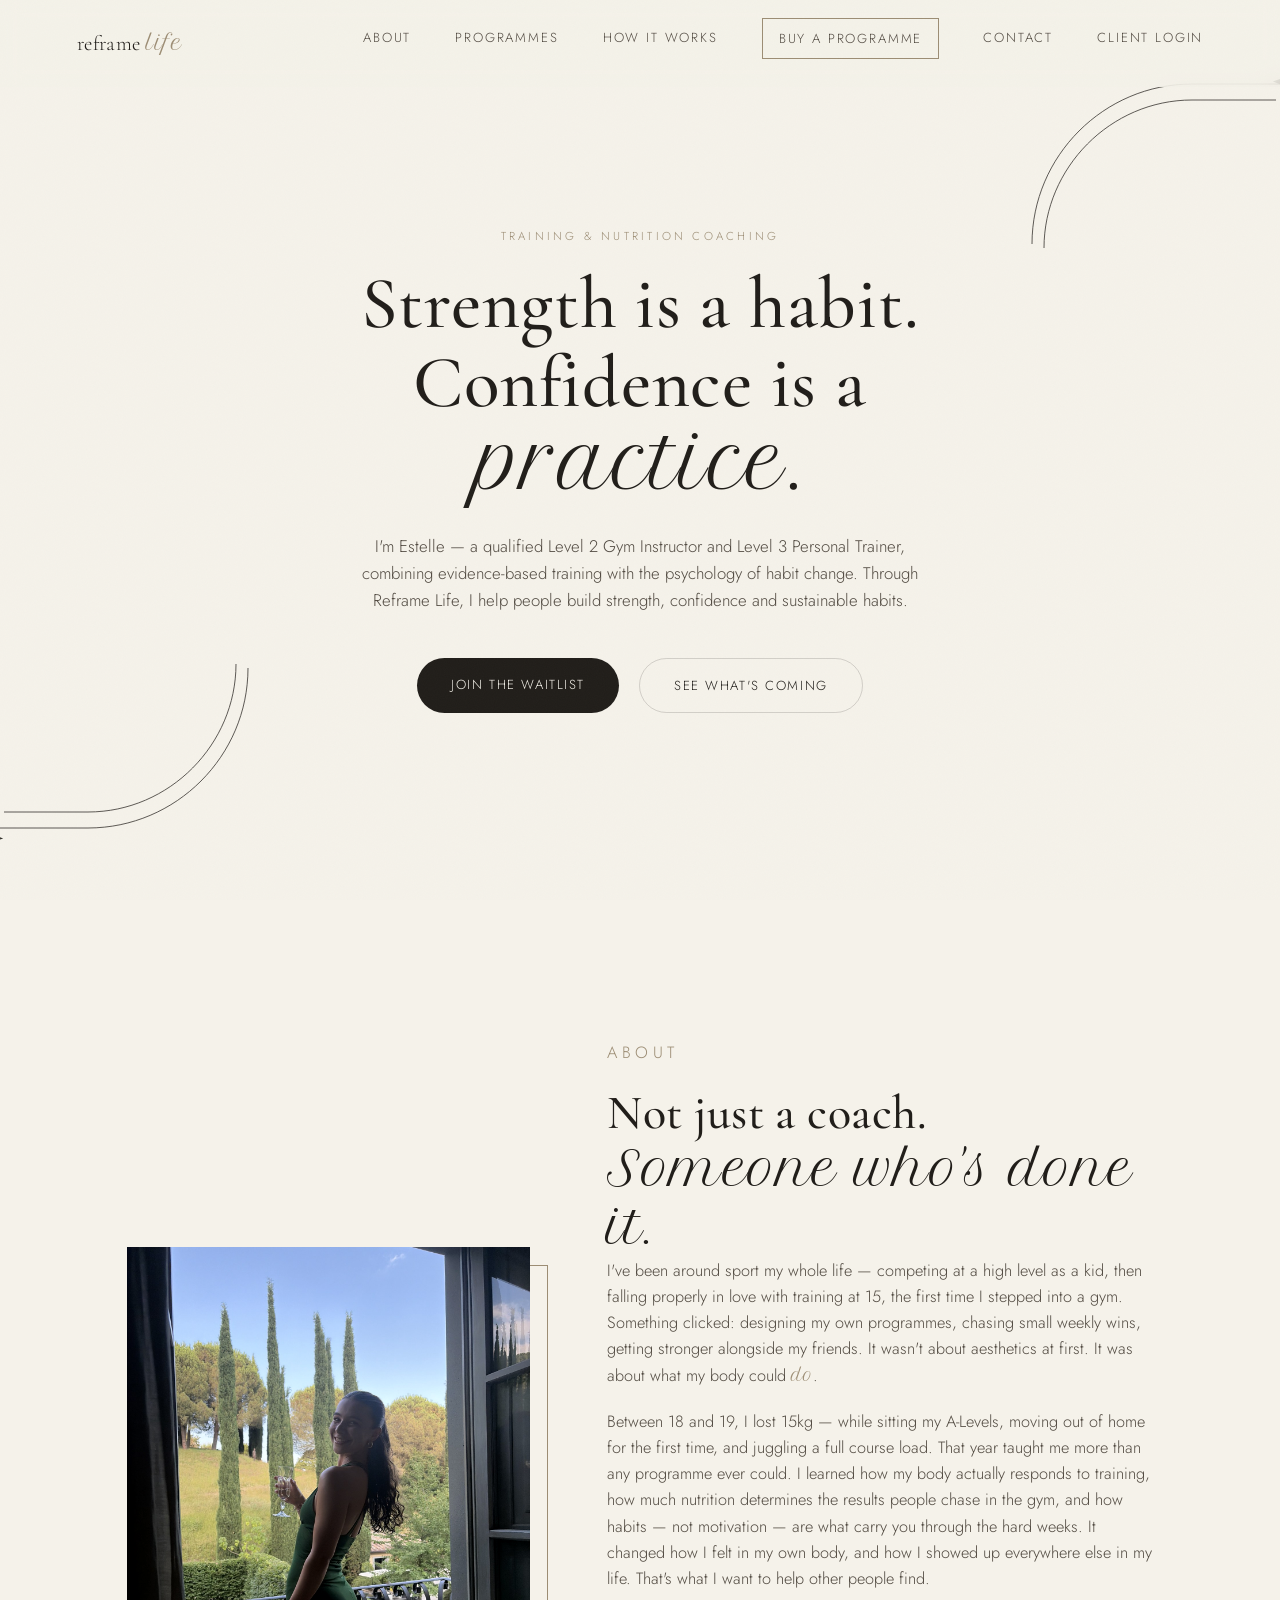
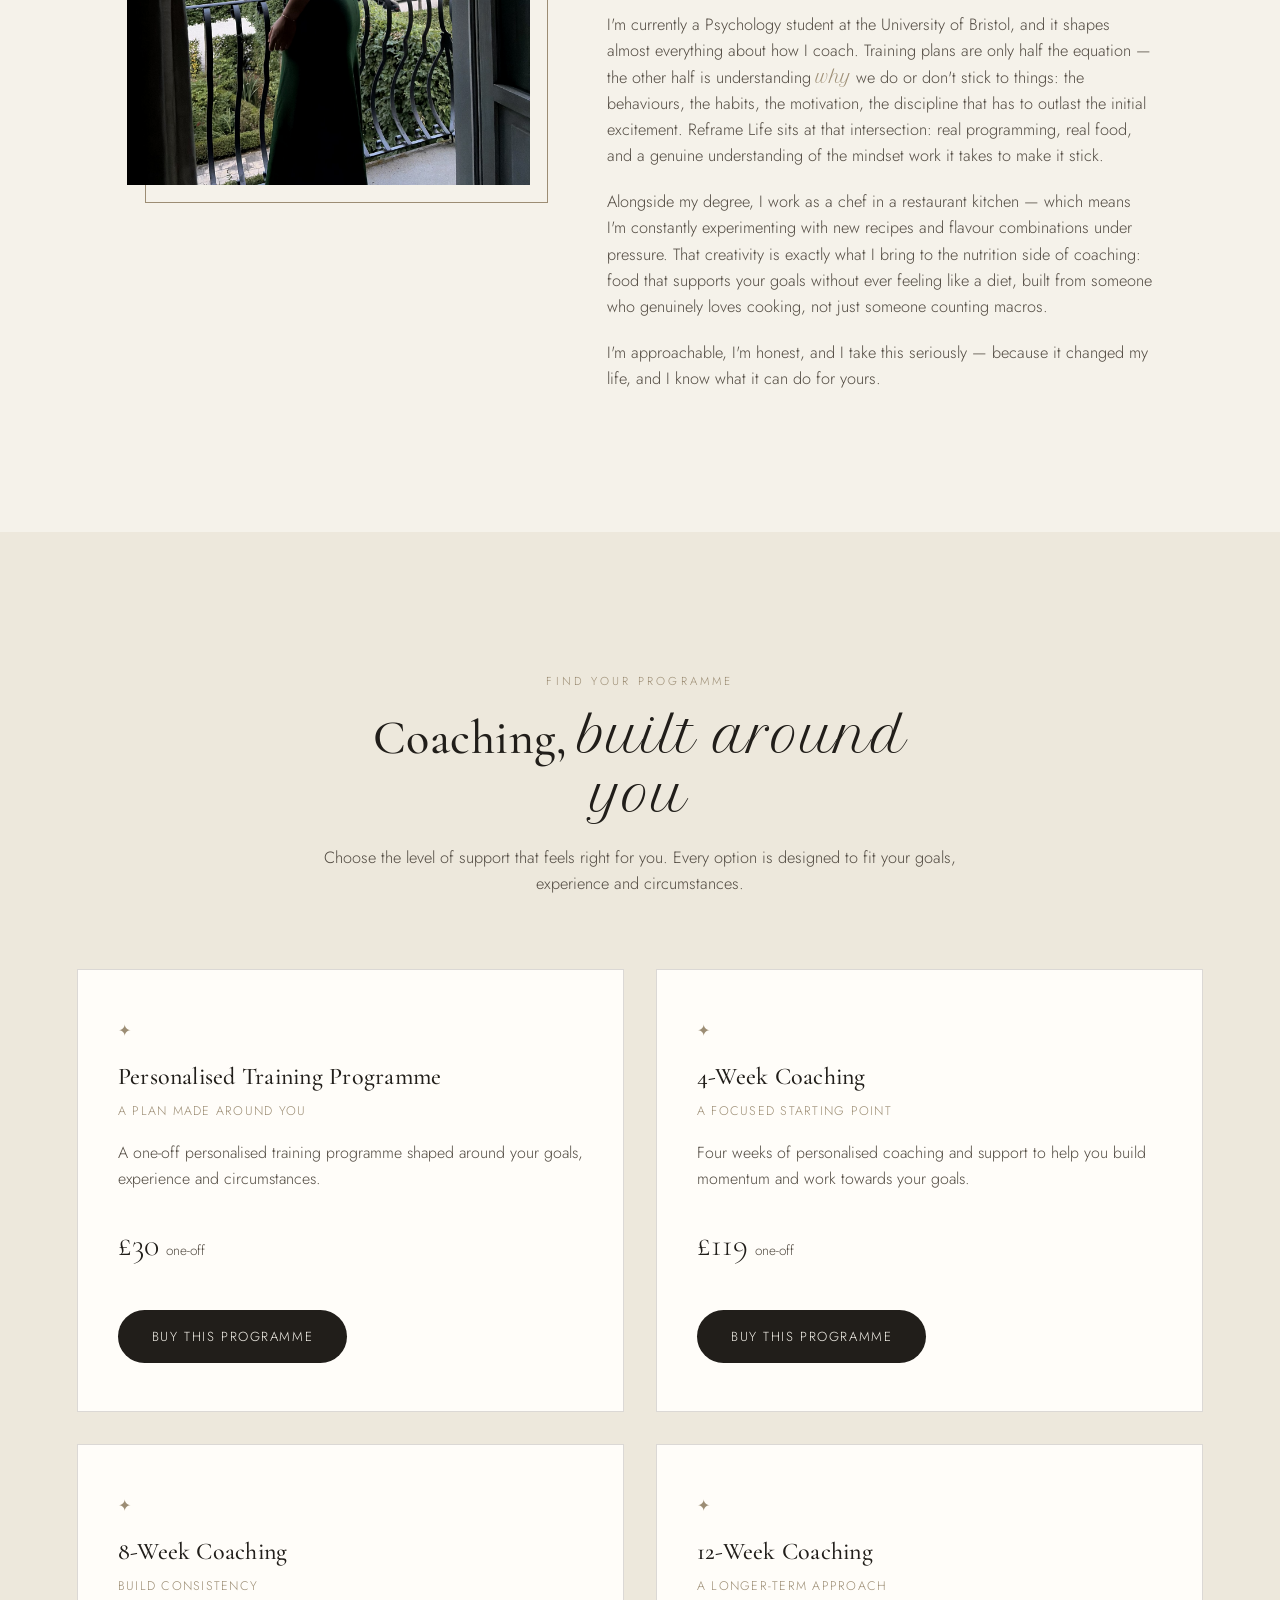
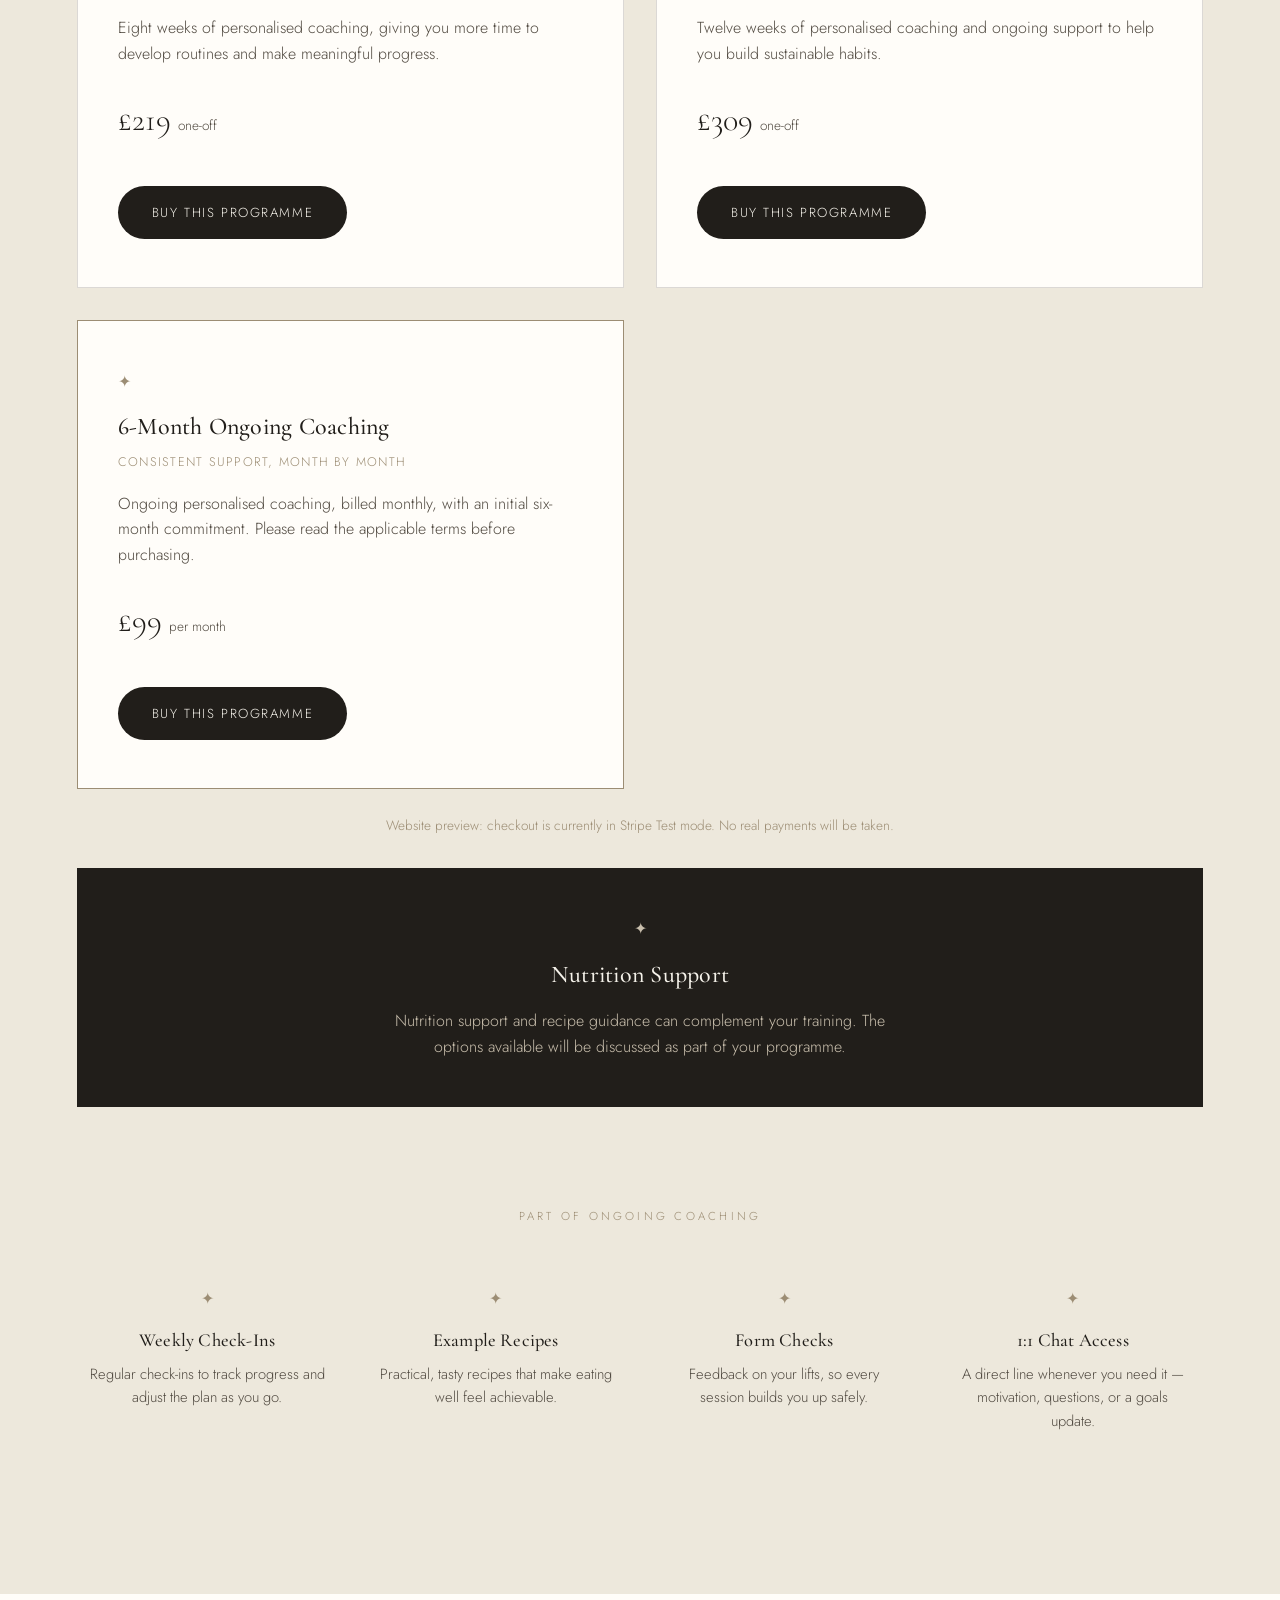
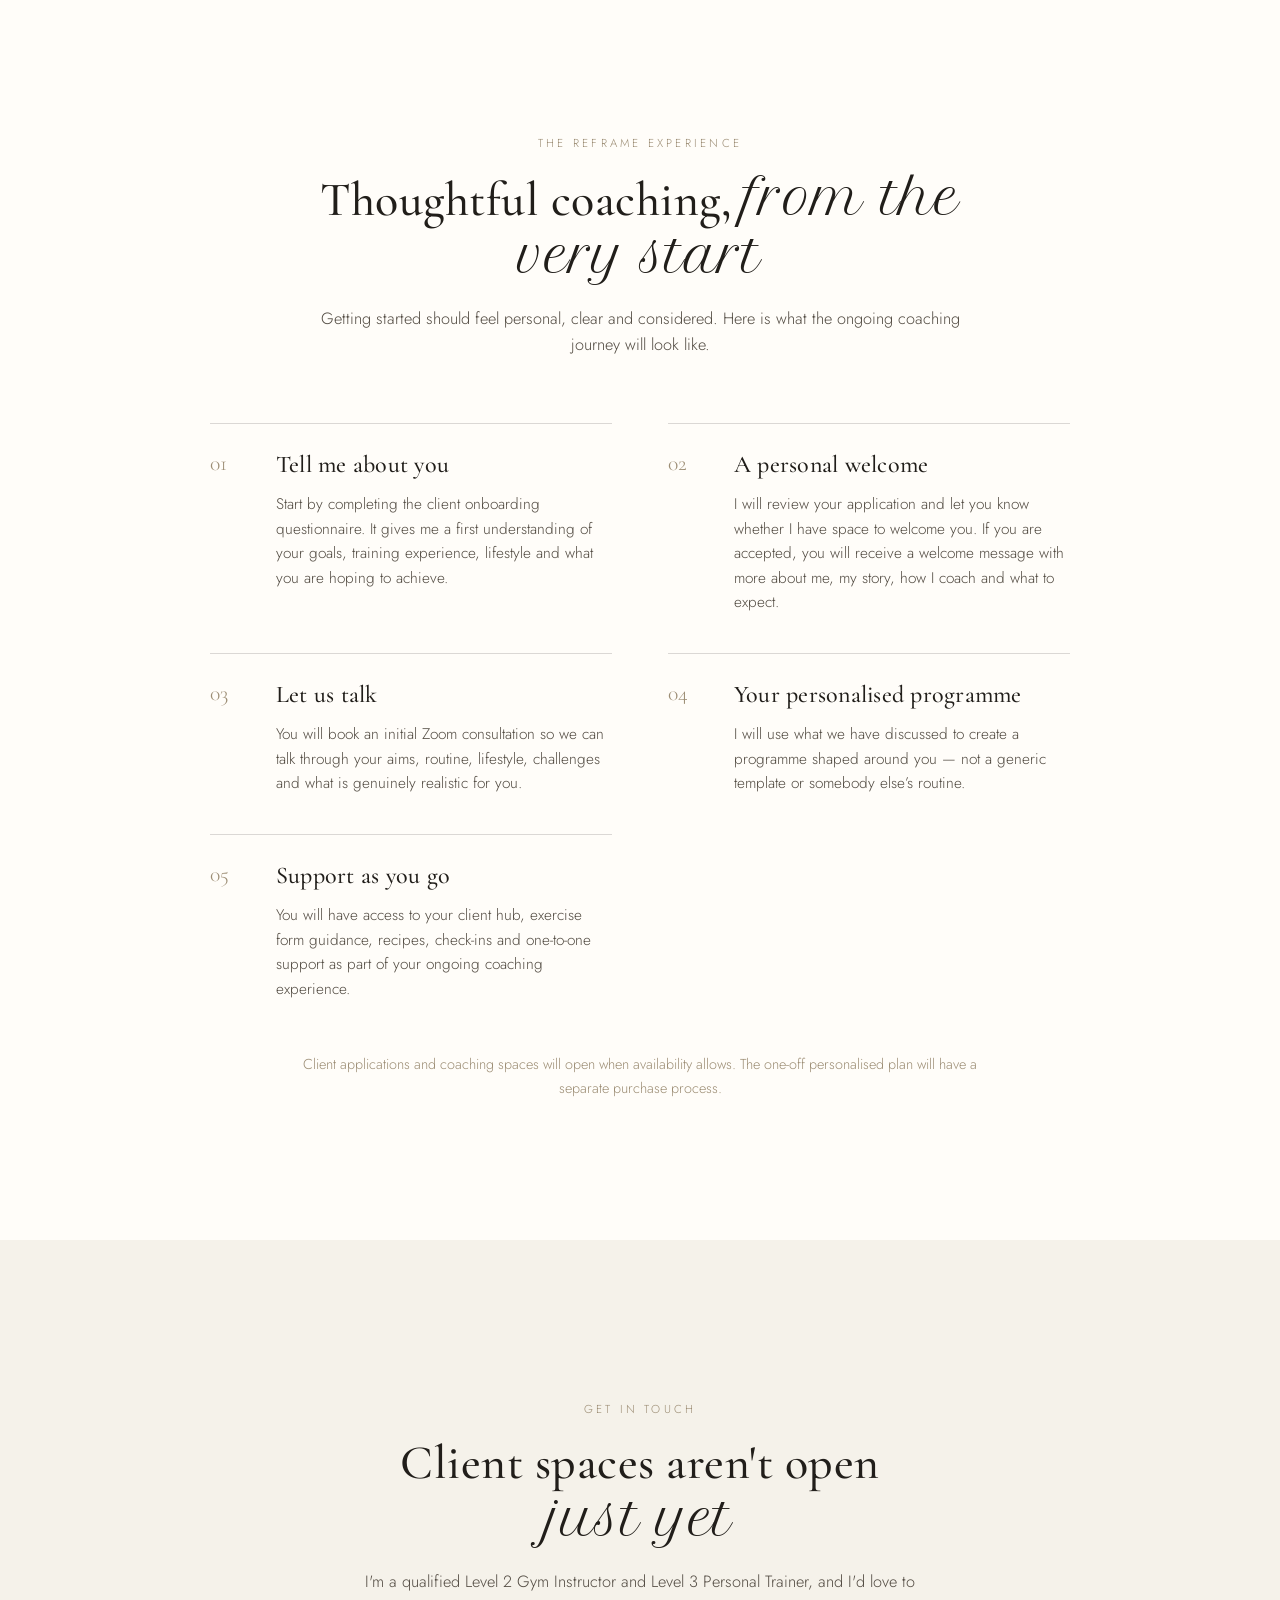
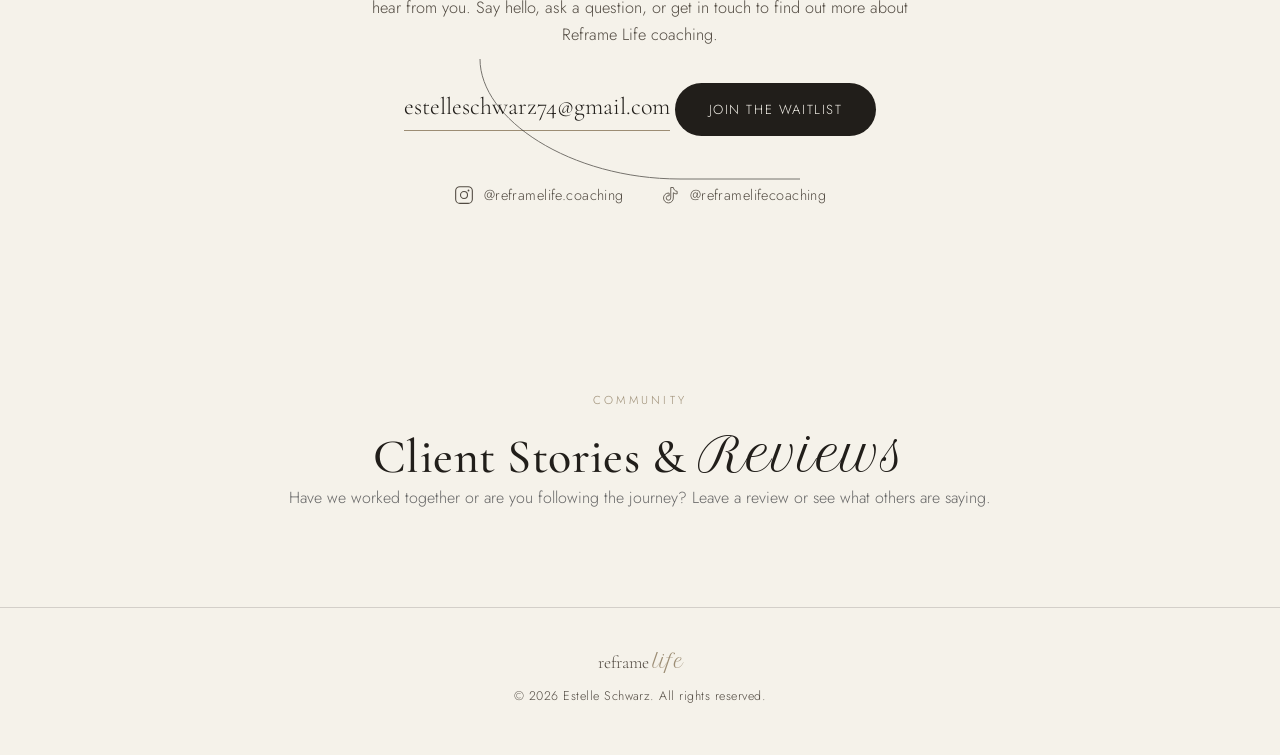
<file: index.html>
<!DOCTYPE html>
<html lang="en">
<head>
<meta charset="UTF-8">
<meta name="viewport" content="width=device-width, initial-scale=1.0">
<title>Reframe Life — Estelle Schwarz</title>
<meta name="description" content="Reframe Life — holistic training and nutrition coaching by Estelle Schwarz.">
<meta name="google-site-verification" content="SSAMLH2EcfCYEgmxFBem5ODePAM8tyOKAJ0pkTj979Q" />
<link rel="preconnect" href="https://fonts.googleapis.com">
<link rel="preconnect" href="https://fonts.gstatic.com" crossorigin>
<link href="https://fonts.googleapis.com/css2?family=Cormorant+Garamond:ital,wght@0,400;0,500;0,600;1,400&family=Jost:wght@300;400;500;600&family=Petit+Formal+Script&display=swap" rel="stylesheet">
<link rel="stylesheet" href="style.css">
</head>
<body>

<div class="grain"></div>

<!-- NAV -->
<header class="nav" id="nav">
  <a href="#home" class="nav-logo">reframe <em>life</em></a>
  <nav class="nav-links">
    <a href="#about">About</a>
    <a href="#services">Programmes</a>
    <a href="#experience">How It Works</a>
    <a href="checkout.html" class="nav-buy-link">Buy a Programme</a>
    <a href="#contact">Contact</a>
    <a href="client-hub.html">Client Login</a>
  </nav>
  <button class="nav-toggle" id="navToggle" aria-label="Open menu">
    <span></span><span></span><span></span>
  </button>
</header>

<!-- HOME / HERO -->
<section class="hero" id="home">
  <div class="arc arc-top" aria-hidden="true">
    <svg viewBox="0 0 400 400" fill="none" xmlns="http://www.w3.org/2000/svg">
      <path d="M40 230C40 120 130 30 240 30H360" stroke="currentColor" stroke-width="1"/>
      <path d="M55 235C55 135 138 50 240 50H345" stroke="currentColor" stroke-width="1"/>
      <path d="M355 22 L360 8 L365 22 L379 27 L365 32 L360 46 L355 32 L341 27 Z" fill="currentColor"/>
    </svg>
  </div>

  <div class="hero-inner">
    <p class="eyebrow">Training &amp; Nutrition Coaching</p>
    <h1>Strength is a habit.<br>Confidence is a <em>practice</em>.</h1>
    <p class="hero-sub">I'm Estelle — a qualified Level 2 Gym Instructor and Level 3 Personal Trainer, combining evidence-based training with the psychology of habit change. Through Reframe Life, I help people build strength, confidence and sustainable habits.</p>
    <div class="hero-actions">
      <a href="https://forms.gle/YPDkBKmJDseprGJTA" target="_blank" rel="noopener" class="btn btn-primary">Join the waitlist</a>
      <a href="#services" class="btn btn-ghost">See what's coming</a>
    </div>
  </div>

  <div class="arc arc-bottom" aria-hidden="true">
    <svg viewBox="0 0 400 400" fill="none" xmlns="http://www.w3.org/2000/svg">
      <path d="M360 170C360 280 270 370 160 370H40" stroke="currentColor" stroke-width="1"/>
      <path d="M345 165C345 265 262 350 160 350H55" stroke="currentColor" stroke-width="1"/>
      <path d="M30 378 L35 364 L40 378 L54 383 L40 388 L35 402 L30 388 L16 383 Z" fill="currentColor"/>
    </svg>
  </div>
</section>

<!-- ABOUT -->
<section class="about" id="about">
  <div class="about-grid">
    <div class="about-image">
      <img src="images/estelle_about.jpg" alt="Estelle in the gym" loading="lazy">
      <div class="about-image-frame" aria-hidden="true"></div>
    </div>
    <div class="about-content">
      <p class="eyebrow">About</p>
      <h2>Not just a coach.<br><em>Someone who's done it.</em></h2>

      <p>I've been around sport my whole life — competing at a high level as a kid, then falling properly in love with training at 15, the first time I stepped into a gym. Something clicked: designing my own programmes, chasing small weekly wins, getting stronger alongside my friends. It wasn't about aesthetics at first. It was about what my body could <em>do</em>.</p>

      <p>Between 18 and 19, I lost 15kg — while sitting my A-Levels, moving out of home for the first time, and juggling a full course load. That year taught me more than any programme ever could. I learned how my body actually responds to training, how much nutrition determines the results people chase in the gym, and how habits — not motivation — are what carry you through the hard weeks. It changed how I felt in my own body, and how I showed up everywhere else in my life. That's what I want to help other people find.</p>

      <p>I'm currently a Psychology student at the University of Bristol, and it shapes almost everything about how I coach. Training plans are only half the equation — the other half is understanding <em>why</em> we do or don't stick to things: the behaviours, the habits, the motivation, the discipline that has to outlast the initial excitement. Reframe Life sits at that intersection: real programming, real food, and a genuine understanding of the mindset work it takes to make it stick.</p>

      <p>Alongside my degree, I work as a chef in a restaurant kitchen — which means I'm constantly experimenting with new recipes and flavour combinations under pressure. That creativity is exactly what I bring to the nutrition side of coaching: food that supports your goals without ever feeling like a diet, built from someone who genuinely loves cooking, not just someone counting macros.</p>

      <p>I'm approachable, I'm honest, and I take this seriously — because it changed my life, and I know what it can do for yours.</p>
    </div>
  </div>
</section>

<!-- SERVICES -->
<section class="services" id="services">
  <div class="services-head">
    <p class="eyebrow">Find your programme</p>
    <h2>Coaching, <em>built around you</em></h2>
    <p class="services-sub">Choose the level of support that feels right for you. Every option is designed to fit your goals, experience and circumstances.</p>
  </div>

  <div class="services-grid programme-grid">
    <article class="service-card programme-card">
      <span class="service-mark" aria-hidden="true">✦</span>
      <h3>Personalised Training Programme</h3>
      <p class="service-tag">A plan made around you</p>
      <p>A one-off personalised training programme shaped around your goals, experience and circumstances.</p>
      <p class="programme-price">£30 <span>one-off</span></p>
      <a class="btn btn-primary" href="checkout.html?product=personalised_programme">Buy this programme</a>
    </article>

    <article class="service-card programme-card">
      <span class="service-mark" aria-hidden="true">✦</span>
      <h3>4-Week Coaching</h3>
      <p class="service-tag">A focused starting point</p>
      <p>Four weeks of personalised coaching and support to help you build momentum and work towards your goals.</p>
      <p class="programme-price">£119 <span>one-off</span></p>
      <a class="btn btn-primary" href="checkout.html?product=coaching_4_week">Buy this programme</a>
    </article>

    <article class="service-card programme-card">
      <span class="service-mark" aria-hidden="true">✦</span>
      <h3>8-Week Coaching</h3>
      <p class="service-tag">Build consistency</p>
      <p>Eight weeks of personalised coaching, giving you more time to develop routines and make meaningful progress.</p>
      <p class="programme-price">£219 <span>one-off</span></p>
      <a class="btn btn-primary" href="checkout.html?product=coaching_8_week">Buy this programme</a>
    </article>

    <article class="service-card programme-card">
      <span class="service-mark" aria-hidden="true">✦</span>
      <h3>12-Week Coaching</h3>
      <p class="service-tag">A longer-term approach</p>
      <p>Twelve weeks of personalised coaching and ongoing support to help you build sustainable habits.</p>
      <p class="programme-price">£309 <span>one-off</span></p>
      <a class="btn btn-primary" href="checkout.html?product=coaching_12_week">Buy this programme</a>
    </article>

    <article class="service-card programme-card programme-card-featured">
      <span class="service-mark" aria-hidden="true">✦</span>
      <h3>6-Month Ongoing Coaching</h3>
      <p class="service-tag">Consistent support, month by month</p>
      <p>Ongoing personalised coaching, billed monthly, with an initial six-month commitment. Please read the applicable terms before purchasing.</p>
      <p class="programme-price">£99 <span>per month</span></p>
      <a class="btn btn-primary" href="checkout.html?product=coaching_6_month">Buy this programme</a>
    </article>
  </div>

  <p class="checkout-test-notice">Website preview: checkout is currently in Stripe Test mode. No real payments will be taken.</p>

  <div class="addon">
    <div class="addon-text">
      <span class="service-mark" aria-hidden="true">✦</span>
      <h3>Nutrition Support</h3>
      <p>Nutrition support and recipe guidance can complement your training. The options available will be discussed as part of your programme.</p>
    </div>
  </div>

  <div class="included">
    <p class="eyebrow">Part of ongoing coaching</p>
    <div class="included-grid">
      <div class="included-item">
        <span class="service-mark" aria-hidden="true">✦</span>
        <h4>Weekly Check-Ins</h4>
        <p>Regular check-ins to track progress and adjust the plan as you go.</p>
      </div>
      <div class="included-item">
        <span class="service-mark" aria-hidden="true">✦</span>
        <h4>Example Recipes</h4>
        <p>Practical, tasty recipes that make eating well feel achievable.</p>
      </div>
      <div class="included-item">
        <span class="service-mark" aria-hidden="true">✦</span>
        <h4>Form Checks</h4>
        <p>Feedback on your lifts, so every session builds you up safely.</p>
      </div>
      <div class="included-item">
        <span class="service-mark" aria-hidden="true">✦</span>
        <h4>1:1 Chat Access</h4>
        <p>A direct line whenever you need it — motivation, questions, or a goals update.</p>
      </div>
    </div>
  </div>
</section>

<!-- THE REFRAME EXPERIENCE -->
<section class="experience" id="experience">
  <div class="experience-head">
    <p class="eyebrow">The Reframe Experience</p>
    <h2>Thoughtful coaching, <em>from the very start</em></h2>
    <p class="experience-sub">Getting started should feel personal, clear and considered. Here is what the ongoing coaching journey will look like.</p>
  </div>
  <div class="experience-steps">
    <article class="experience-step"><span class="experience-number">01</span><div><h3>Tell me about you</h3><p>Start by completing the client onboarding questionnaire. It gives me a first understanding of your goals, training experience, lifestyle and what you are hoping to achieve.</p></div></article>
    <article class="experience-step"><span class="experience-number">02</span><div><h3>A personal welcome</h3><p>I will review your application and let you know whether I have space to welcome you. If you are accepted, you will receive a welcome message with more about me, my story, how I coach and what to expect.</p></div></article>
    <article class="experience-step"><span class="experience-number">03</span><div><h3>Let us talk</h3><p>You will book an initial Zoom consultation so we can talk through your aims, routine, lifestyle, challenges and what is genuinely realistic for you.</p></div></article>
    <article class="experience-step"><span class="experience-number">04</span><div><h3>Your personalised programme</h3><p>I will use what we have discussed to create a programme shaped around you — not a generic template or somebody else’s routine.</p></div></article>
    <article class="experience-step"><span class="experience-number">05</span><div><h3>Support as you go</h3><p>You will have access to your client hub, exercise form guidance, recipes, check-ins and one-to-one support as part of your ongoing coaching experience.</p></div></article>
  </div>
  <p class="experience-note">Client applications and coaching spaces will open when availability allows. The one-off personalised plan will have a separate purchase process.</p>
</section>

<!-- CONTACT -->
<section class="contact" id="contact">
  <div class="contact-inner">
    <p class="eyebrow">Get in Touch</p>
    <h2>Client spaces aren't open <em>just yet</em></h2>
    <p class="contact-sub">I'm a qualified Level 2 Gym Instructor and Level 3 Personal Trainer, and I'd love to hear from you. Say hello, ask a question, or get in touch to find out more about Reframe Life coaching.</p>

    <a class="contact-email" href="mailto:estelleschwarz74@gmail.com">estelleschwarz74@gmail.com</a>

    <a class="btn btn-primary" style="margin-top: 28px;" href="https://forms.gle/YPDkBKmJDseprGJTA" target="_blank" rel="noopener">Join the waitlist</a>

    <div class="socials">
      <a href="https://instagram.com/reframelife.coaching" target="_blank" rel="noopener" class="social-link">
        <svg width="20" height="20" viewBox="0 0 24 24" fill="none"><rect x="2" y="2" width="20" height="20" rx="5" stroke="currentColor" stroke-width="1.3"/><circle cx="12" cy="12" r="4.2" stroke="currentColor" stroke-width="1.3"/><circle cx="17.4" cy="6.6" r="1.1" fill="currentColor"/></svg>
        <span>@reframelife.coaching</span>
      </a>
      <a href="https://tiktok.com/@reframelifecoaching" target="_blank" rel="noopener" class="social-link">
        <svg width="20" height="20" viewBox="0 0 24 24" fill="none"><path d="M16 3c.5 2.6 2 4.3 4.6 4.6v3.1c-1.7.1-3.2-.4-4.6-1.4v6.3a5.9 5.9 0 1 1-5.9-5.9c.3 0 .6 0 .9.1v3.2a2.7 2.7 0 1 0 1.9 2.6V3H16z" stroke="currentColor" stroke-width="1" fill="none" stroke-linejoin="round"/></svg>
        <span>@reframelifecoaching</span>
      </a>
  </div>

  <div class="arc arc-footer" aria-hidden="true">
    <svg viewBox="0 0 400 200" fill="none" xmlns="http://www.w3.org/2000/svg">
      <path d="M40 30C40 90 130 150 240 150H360" stroke="currentColor" stroke-width="1"/>
    </svg>
  </div>
</section>

<!-- TESTIMONIALS & REVIEWS -->
<section class="testimonials-container" id="reviews" style="padding: 4rem 2rem; max-width: 1200px; margin: 0 auto; text-align: center;">
  <p class="eyebrow">Community</p>
  <h2>Client Stories &amp; <em>Reviews</em></h2>
  <p style="margin-bottom: 2rem; color: #666;">Have we worked together or are you following the journey? Leave a review or see what others are saying.</p>
  
  <!-- Testimonial.to Widget -->
  <script type="text/javascript" src="https://testimonial.to/js/app.js" defer></script>
  <testimonial-to space="reframe-life-coaching"></testimonial-to>
</section>

<!-- FOOTER -->
<footer class="footer">
  <p>reframe <em>life</em></p>
  <p class="footer-note">&copy; 2026 Estelle Schwarz. All rights reserved.</p>
</footer>

<!-- EmailOctopus Form Script -->
<script async src="https://eomail5.com/form/660862b2-b74a-11f1-b448-7b91a51409b4.js" data-form="660862b2-b74a-11f1-b448-7b91a51409b4"></script>

</body>
</html>
</file>
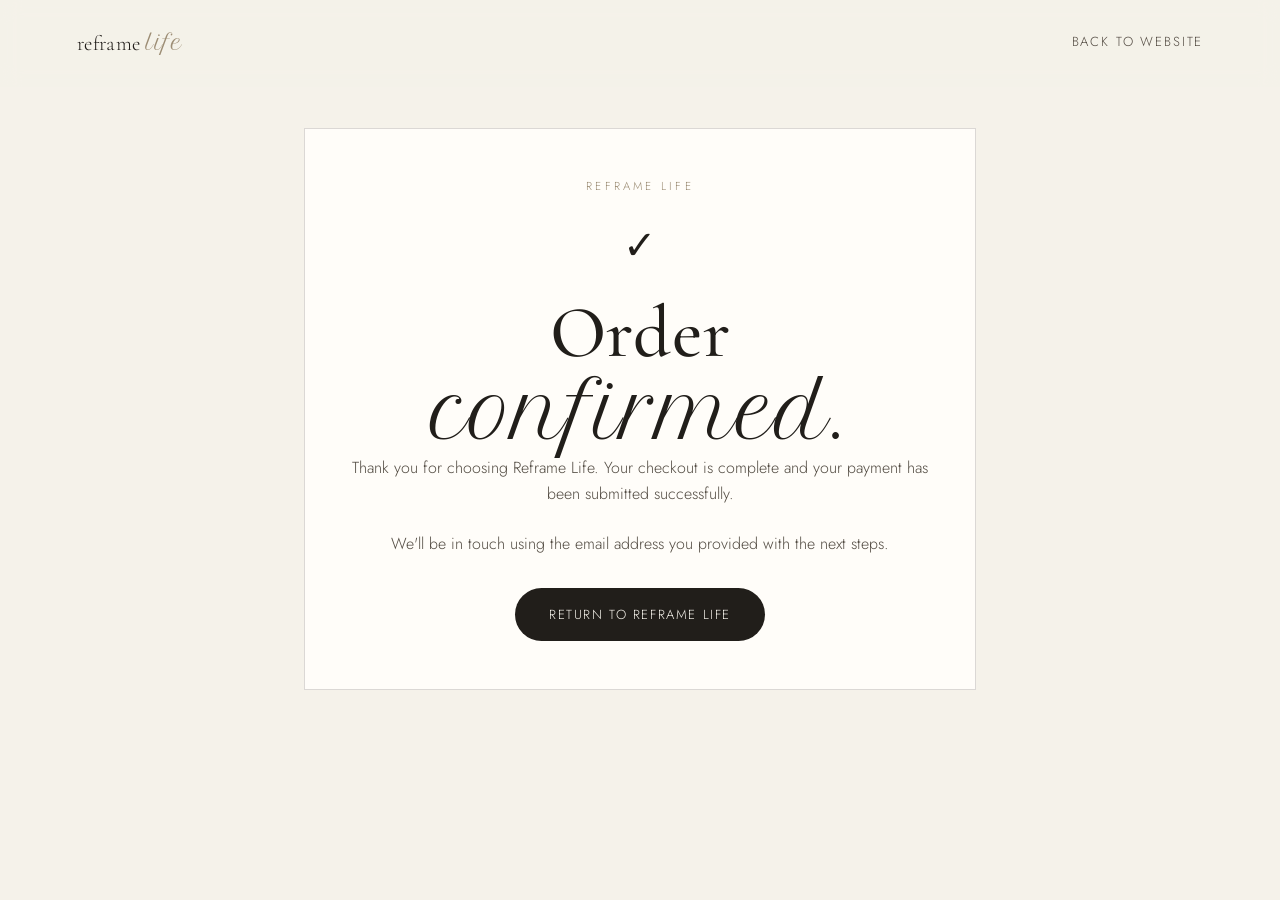
<file: order-confirmed.html>
<!DOCTYPE html>
<html lang="en">
<head>
  <meta charset="UTF-8">
  <meta name="viewport" content="width=device-width, initial-scale=1.0">
  <meta name="description" content="Your Reframe Life order confirmation.">
  <title>Order Confirmed — Reframe Life</title>
  <link rel="preconnect" href="https://fonts.googleapis.com">
  <link rel="preconnect" href="https://fonts.gstatic.com" crossorigin>
  <link href="https://fonts.googleapis.com/css2?family=Cormorant+Garamond:wght@400;500;600&family=Jost:wght@300;400;500;600&family=Petit+Formal+Script&display=swap" rel="stylesheet">
  <link rel="stylesheet" href="style.css">
</head>
<body>
  <header class="nav">
    <a href="index.html" class="nav-logo">reframe <em>life</em></a>
    <nav class="nav-links"><a href="index.html">Back to website</a></nav>
  </header>
  <main class="checkout-page" style="max-width:720px;margin:8rem auto 5rem;padding:0 1.5rem;text-align:center;">
    <section class="service-card" style="padding:3rem 2rem;">
      <p class="eyebrow">REFRAME LIFE</p>
      <div aria-hidden="true" style="font-size:2.5rem;margin:1rem 0;">✓</div>
      <h1>Order <em>confirmed.</em></h1>
      <p>Thank you for choosing Reframe Life. Your checkout is complete and your payment has been submitted successfully.</p>
      <p id="confirmed-programme" style="font-weight:500;margin:1.5rem 0;"></p>
      <p>We'll be in touch using the email address you provided with the next steps.</p>
      <p style="margin-top:2rem;"><a class="btn btn-primary" href="index.html">Return to Reframe Life</a></p>
    </section>
  </main>
  <script>
    const programmes = {
      personalised_programme: "Personalised Training Programme",
      coaching_4_week: "4-Week Coaching Programme",
      coaching_8_week: "8-Week Coaching Programme",
      coaching_12_week: "12-Week Coaching Programme",
      coaching_6_month: "6-Month Ongoing Coaching"
    };
    const selected = new URLSearchParams(window.location.search).get("programme");
    if (programmes[selected]) {
      document.querySelector("#confirmed-programme").textContent = "Programme: " + programmes[selected];
    }
  </script>
</body>
</html>
</file>
<file: style.css>
/* ============================================
   REFRAME LIFE — DESIGN TOKENS
   ============================================ */
:root {
  --cream: #F5F2EA;
  --cream-deep: #EDE8DC;
  --ink: #211E1A;
  --ink-soft: #524B42;
  --stone: #9C8D74;
  --stone-light: #C9BFAD;
  --line: rgba(33, 30, 26, 0.16);
  --white: #FFFDF9;

  --serif: 'Cormorant Garamond', serif;
  --script: 'Petit Formal Script', cursive;
  --sans: 'Jost', sans-serif;

  --max: 1180px;
  --pad: clamp(24px, 6vw, 96px);
}

* { box-sizing: border-box; margin: 0; padding: 0; }

html { scroll-behavior: smooth; }

body {
  background: var(--cream);
  color: var(--ink);
  font-family: var(--sans);
  font-weight: 300;
  line-height: 1.6;
  -webkit-font-smoothing: antialiased;
  overflow-x: hidden;
}

em {
  font-family: var(--script);
  font-style: normal;
  font-weight: 400;
  color: var(--stone);
}

h1 em, h2 em { color: var(--ink); }

.eyebrow {
  font-family: var(--sans);
  font-size: 0.72rem;
  letter-spacing: 0.28em;
  text-transform: uppercase;
  color: var(--stone);
  margin-bottom: 18px;
}

h1, h2, h3, h4 {
  font-family: var(--serif);
  font-weight: 500;
  color: var(--ink);
  letter-spacing: 0.01em;
}

h1 { font-size: clamp(2.6rem, 6vw, 4.6rem); line-height: 1.08; font-weight: 500; }
h2 { font-size: clamp(2rem, 4.2vw, 3rem); line-height: 1.15; }
h3 { font-size: 1.5rem; }
h4 { font-size: 1.15rem; }

p { color: var(--ink-soft); font-weight: 300; }

a { color: inherit; text-decoration: none; }

img { max-width: 100%; display: block; }

.service-mark {
  display: inline-block;
  color: var(--stone);
  font-size: 1rem;
  margin-bottom: 14px;
}

/* subtle grain overlay */
.grain {
  position: fixed;
  inset: 0;
  pointer-events: none;
  z-index: 999;
  opacity: 0.025;
  background-image: url("data:image/svg+xml,%3Csvg xmlns='http://www.w3.org/2000/svg' width='120' height='120'%3E%3Cfilter id='n'%3E%3CfeTurbulence type='fractalNoise' baseFrequency='0.9' numOctaves='2' stitchTiles='stitch'/%3E%3C/filter%3E%3Crect width='100%25' height='100%25' filter='url(%23n)'/%3E%3C/svg%3E");
}

/* ============================================
   NAV
   ============================================ */
.nav {
  position: fixed;
  top: 0; left: 0; right: 0;
  z-index: 100;
  display: flex;
  align-items: center;
  justify-content: space-between;
  padding: 26px var(--pad);
  background: rgba(245, 242, 234, 0.82);
  backdrop-filter: blur(10px);
  border-bottom: 1px solid transparent;
  transition: border-color 0.3s ease, padding 0.3s ease;
}

.nav.scrolled {
  border-bottom-color: var(--line);
  padding-top: 18px;
  padding-bottom: 18px;
}

.nav-logo {
  font-family: var(--serif);
  font-size: 1.3rem;
  letter-spacing: 0.02em;
  color: var(--ink);
}

.nav-links {
  display: flex;
  gap: 44px;
}

.nav-links a {
  font-size: 0.82rem;
  letter-spacing: 0.14em;
  text-transform: uppercase;
  color: var(--ink-soft);
  position: relative;
  padding-bottom: 4px;
}

.nav-links a::after {
  content: '';
  position: absolute;
  left: 0; bottom: 0;
  width: 0;
  height: 1px;
  background: var(--stone);
  transition: width 0.3s ease;
}

.nav-links a:hover::after { width: 100%; }
.nav-links a:hover { color: var(--ink); }

.nav-toggle {
  display: none;
  flex-direction: column;
  gap: 5px;
  background: none;
  border: none;
  cursor: pointer;
  padding: 8px;
}

.nav-toggle span {
  width: 22px;
  height: 1px;
  background: var(--ink);
  display: block;
}

/* ============================================
   HERO
   ============================================ */
.hero {
  position: relative;
  min-height: 100vh;
  display: flex;
  align-items: center;
  justify-content: center;
  text-align: center;
  padding: 140px var(--pad) 100px;
  overflow: hidden;
}

.hero-inner {
  max-width: 760px;
  animation: fadeUp 1s ease both;
}

.hero-sub {
  max-width: 560px;
  margin: 28px auto 0;
  font-size: 1.05rem;
}

.hero-actions {
  margin-top: 44px;
  display: flex;
  gap: 20px;
  justify-content: center;
  flex-wrap: wrap;
}

.btn {
  font-family: var(--sans);
  font-size: 0.82rem;
  letter-spacing: 0.12em;
  text-transform: uppercase;
  padding: 16px 34px;
  border-radius: 999px;
  transition: all 0.3s ease;
  display: inline-block;
}

.btn-primary {
  background: var(--ink);
  color: var(--cream);
}
.btn-primary:hover { background: var(--stone); }

.btn-ghost {
  border: 1px solid var(--line);
  color: var(--ink);
}
.btn-ghost:hover { border-color: var(--ink); background: var(--white); }

.arc {
  position: absolute;
  color: var(--ink);
  opacity: 0.9;
  width: clamp(180px, 26vw, 320px);
}
.arc-top { top: 60px; right: -40px; }
.arc-bottom { bottom: 40px; left: -40px; }
.arc svg { width: 100%; height: auto; }

@keyframes fadeUp {
  from { opacity: 0; transform: translateY(24px); }
  to { opacity: 1; transform: translateY(0); }
}

/* ============================================
   ABOUT
   ============================================ */
.about {
  padding: 140px var(--pad);
  max-width: var(--max);
  margin: 0 auto;
}

.about-grid {
  display: grid;
  grid-template-columns: 0.85fr 1.15fr;
  gap: clamp(40px, 6vw, 96px);
  align-items: center;
}

.about-image {
  position: relative;
}

.about-image img {
  width: 100%;
  aspect-ratio: 3/4;
  object-fit: cover;
  object-position: top center;
  filter: grayscale(6%) contrast(1.02);
}

.about-image-frame {
  position: absolute;
  top: 18px; left: 18px;
  right: -18px; bottom: -18px;
  border: 1px solid var(--stone);
  z-index: -1;
}

.about-content p {
  margin-bottom: 20px;
  font-size: 1.02rem;
}

.about-content p:last-of-type { margin-bottom: 0; }

/* ============================================
   SERVICES
   ============================================ */
.services {
  padding: 140px var(--pad);
  background: var(--cream-deep);
}

.services-head {
  max-width: 640px;
  margin: 0 auto 72px;
  text-align: center;
}

.services-sub {
  margin-top: 20px;
  font-size: 1.02rem;
}

.services-grid {
  max-width: var(--max);
  margin: 0 auto;
  display: grid;
  grid-template-columns: 1fr 1fr;
  gap: 32px;
}

.service-card {
  background: var(--white);
  border: 1px solid var(--line);
  padding: 48px 40px;
  transition: transform 0.35s ease, box-shadow 0.35s ease;
}

.service-card:hover {
  transform: translateY(-6px);
  box-shadow: 0 24px 48px -24px rgba(33,30,26,0.18);
}

.service-tag {
  font-size: 0.78rem;
  letter-spacing: 0.1em;
  text-transform: uppercase;
  color: var(--stone);
  margin: 6px 0 18px;
}

.addon {
  max-width: var(--max);
  margin: 32px auto 0;
}

.addon-text {
  background: var(--ink);
  color: var(--cream);
  padding: 48px 56px;
  text-align: center;
}

.addon-text h3 { color: var(--cream); }
.addon-text p { color: var(--stone-light); max-width: 520px; margin: 14px auto 0; }
.addon-text .service-mark { color: var(--stone-light); }

.included {
  max-width: var(--max);
  margin: 100px auto 0;
}

.included .eyebrow { text-align: center; margin-bottom: 8px; }

.included-grid {
  margin-top: 40px;
  display: grid;
  grid-template-columns: repeat(4, 1fr);
  gap: 28px;
}

.included-item {
  text-align: center;
  padding: 20px 12px;
}

.included-item p {
  font-size: 0.92rem;
  margin-top: 8px;
}

/* ============================================
   CONTACT
   ============================================ */
.contact {
  position: relative;
  padding: 160px var(--pad) 120px;
  text-align: center;
  overflow: hidden;
}

.contact-inner {
  max-width: 560px;
  margin: 0 auto;
  position: relative;
  z-index: 2;
}

.contact-sub {
  margin-top: 20px;
  font-size: 1.02rem;
}

.contact-email {
  display: inline-block;
  margin-top: 40px;
  font-family: var(--serif);
  font-size: 1.5rem;
  color: var(--ink);
  border-bottom: 1px solid var(--stone);
  padding-bottom: 4px;
  transition: color 0.3s ease, border-color 0.3s ease;
}

.contact-email:hover { color: var(--stone); border-color: var(--ink); }

.socials {
  margin-top: 48px;
  display: flex;
  gap: 36px;
  justify-content: center;
  flex-wrap: wrap;
}

.social-link {
  display: flex;
  align-items: center;
  gap: 10px;
  font-size: 0.9rem;
  letter-spacing: 0.03em;
  color: var(--ink-soft);
  transition: color 0.3s ease;
}

.social-link:hover { color: var(--ink); }

.arc-footer {
  position: absolute;
  bottom: -30px;
  left: 50%;
  transform: translateX(-50%);
  width: clamp(240px, 40vw, 400px);
  color: var(--ink);
  opacity: 0.6;
}

/* ============================================
   FOOTER
   ============================================ */
.footer {
  text-align: center;
  padding: 40px var(--pad) 48px;
  border-top: 1px solid var(--line);
}

.footer p:first-child {
  font-family: var(--serif);
  font-size: 1.1rem;
}

.footer-note {
  margin-top: 10px;
  font-size: 0.78rem;
  color: var(--ink-soft);
  letter-spacing: 0.04em;
}

/* ============================================
   RESPONSIVE
   ============================================ */
@media (max-width: 860px) {
  .nav-links { display: none; }
  .nav-toggle { display: flex; }

  .nav-links.open {
    display: flex;
    position: absolute;
    top: 100%; left: 0; right: 0;
    flex-direction: column;
    background: var(--cream);
    padding: 24px var(--pad) 32px;
    gap: 20px;
    border-bottom: 1px solid var(--line);
  }

  .about-grid { grid-template-columns: 1fr; }
  .about-image { max-width: 420px; margin: 0 auto; }

  .services-grid { grid-template-columns: 1fr; }
  .included-grid { grid-template-columns: 1fr 1fr; }

  .arc { display: none; }
}

@media (max-width: 480px) {
  .included-grid { grid-template-columns: 1fr; }
  .addon-text { padding: 40px 24px; }
}

/* Reduced motion */
@media (prefers-reduced-motion: reduce) {
  html { scroll-behavior: auto; }
  .hero-inner { animation: none; }
  * { transition: none !important; }
}

/* Focus visibility */
a:focus-visible, button:focus-visible {
  outline: 2px solid var(--stone);
  outline-offset: 3px;
}

/* THE REFRAME EXPERIENCE */
.experience { padding: 140px var(--pad); background: var(--white); }
.experience-head { max-width: 680px; margin: 0 auto 64px; text-align: center; }
.experience-sub { margin-top: 20px; font-size: 1.02rem; }
.experience-steps { max-width: 860px; margin: 0 auto; display: grid; grid-template-columns: 1fr 1fr; gap: 38px 56px; }
.experience-step { display: grid; grid-template-columns: 48px 1fr; gap: 18px; align-items: start; padding-top: 22px; border-top: 1px solid var(--line); }
.experience-number { font-family: var(--serif); font-size: 1.35rem; color: var(--stone); }
.experience-step h3 { margin-bottom: 8px; }
.experience-step p { font-size: 0.96rem; }
.experience-note { max-width: 680px; margin: 52px auto 0; text-align: center; font-size: 0.9rem; color: var(--stone); }
@media (max-width: 860px) { .experience-steps { grid-template-columns: 1fr; gap: 28px; } }


/* PROGRAMME PURCHASE LINKS */
.nav-buy-link {
  border: 1px solid var(--stone);
  padding: 9px 16px !important;
  margin-top: -9px;
}
.nav-buy-link::after { display: none; }
.nav-buy-link:hover { background: var(--ink); color: var(--cream) !important; }
.programme-grid { align-items: stretch; }
.programme-card { display: flex; flex-direction: column; align-items: flex-start; }
.programme-card > p:not(.service-tag) { margin-bottom: 16px; }
.programme-price {
  margin-top: auto;
  padding: 12px 0 20px;
  font-family: var(--serif);
  font-size: 2rem;
  color: var(--ink);
}
.programme-price span {
  font-family: var(--sans);
  font-size: .85rem;
  color: var(--ink-soft);
}
.programme-card .btn { margin-top: 4px; }
.programme-card-featured { border-color: var(--stone); }
.checkout-test-notice {
  max-width: var(--max);
  margin: 26px auto 0;
  text-align: center;
  font-size: .85rem;
  color: var(--stone);
}
@media (max-width: 860px) {
  .nav-buy-link { display: inline-block; width: fit-content; }
}
</file>
